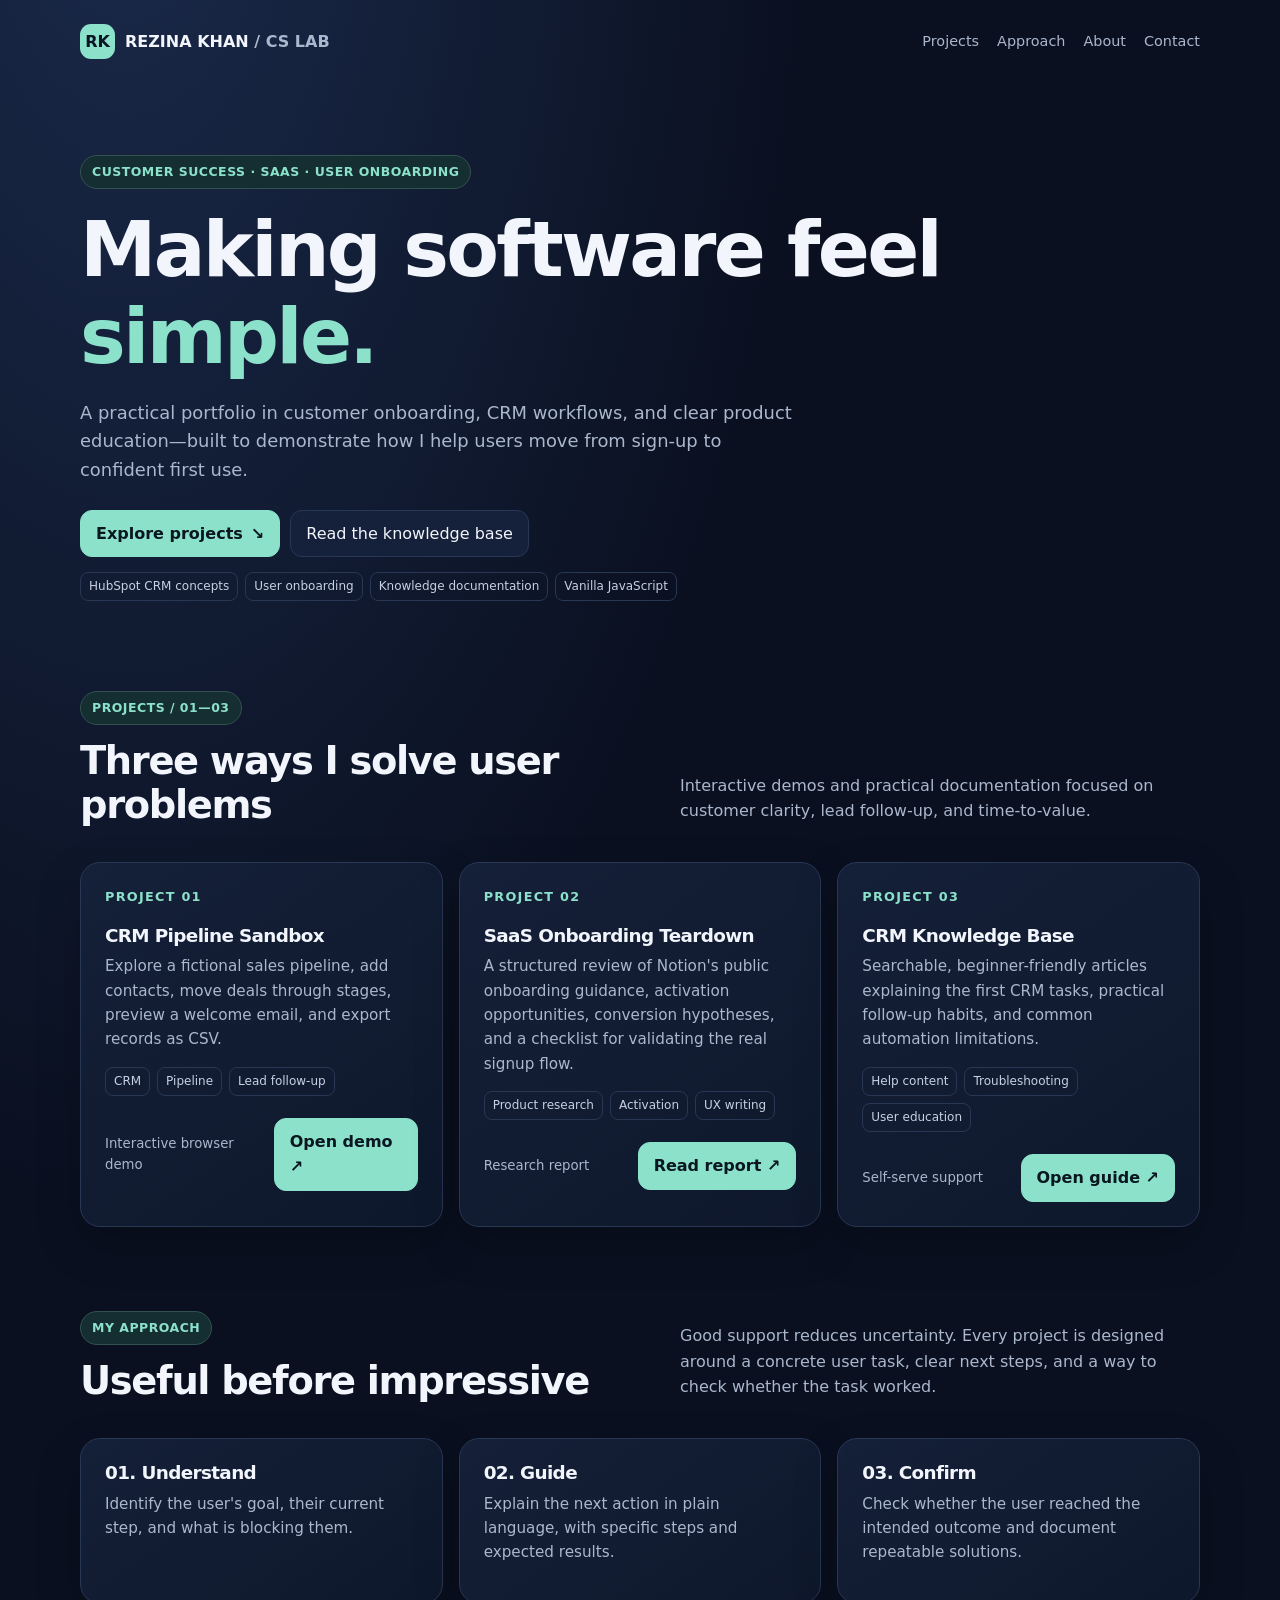
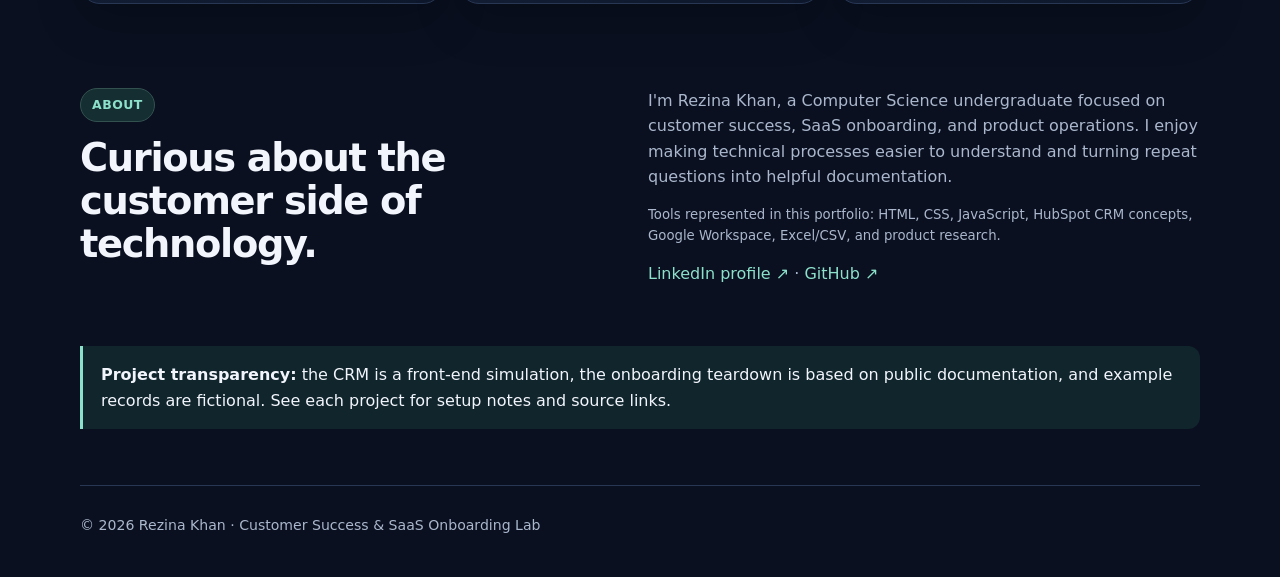
<file: index.html>
<!doctype html>
<html lang="en">
<head><meta charset="utf-8"><meta name="viewport" content="width=device-width,initial-scale=1"><meta name="description" content="Customer success, CRM onboarding, and SaaS product education portfolio by Rezina Khan."><title>Customer Success Lab — Rezina Khan</title><link rel="stylesheet" href="styles.css"></head>
<body><header class="container topbar"><a class="logo" href="index.html"><span class="logo-mark">RK</span><span>REZINA KHAN <span class="muted">/ CS LAB</span></span></a><nav class="navlinks"><a href="#projects">Projects</a><a href="#approach">Approach</a><a href="#about">About</a><a href="#about">Contact</a></nav></header>
<main class="container"><section class="hero"><span class="eyebrow">CUSTOMER SUCCESS · SAAS · USER ONBOARDING</span><h1>Making software feel <span>simple.</span></h1><p>A practical portfolio in customer onboarding, CRM workflows, and clear product education—built to demonstrate how I help users move from sign-up to confident first use.</p><div class="hero-actions"><a class="button primary" href="#projects">Explore projects <span aria-hidden="true">↘</span></a><a class="button" href="projects/knowledge-base/index.html">Read the knowledge base</a></div><div class="chiprow"><span class="chip">HubSpot CRM concepts</span><span class="chip">User onboarding</span><span class="chip">Knowledge documentation</span><span class="chip">Vanilla JavaScript</span></div></section>
<section class="section" id="projects"><div class="section-head"><div><span class="eyebrow">PROJECTS / 01—03</span><h2 style="margin-top:14px">Three ways I solve user problems</h2></div><p>Interactive demos and practical documentation focused on customer clarity, lead follow-up, and time-to-value.</p></div><div class="grid3">
<article class="card"><div class="num">PROJECT 01</div><h3 style="margin-top:18px">CRM Pipeline Sandbox</h3><p>Explore a fictional sales pipeline, add contacts, move deals through stages, preview a welcome email, and export records as CSV.</p><div class="chiprow"><span class="chip">CRM</span><span class="chip">Pipeline</span><span class="chip">Lead follow-up</span></div><div class="card-foot"><span class="small muted">Interactive browser demo</span><a class="button primary" href="projects/crm-sandbox/index.html">Open demo ↗</a></div></article>
<article class="card"><div class="num">PROJECT 02</div><h3 style="margin-top:18px">SaaS Onboarding Teardown</h3><p>A structured review of Notion's public onboarding guidance, activation opportunities, conversion hypotheses, and a checklist for validating the real signup flow.</p><div class="chiprow"><span class="chip">Product research</span><span class="chip">Activation</span><span class="chip">UX writing</span></div><div class="card-foot"><span class="small muted">Research report</span><a class="button primary" href="projects/onboarding-teardown/index.html">Read report ↗</a></div></article>
<article class="card"><div class="num">PROJECT 03</div><h3 style="margin-top:18px">CRM Knowledge Base</h3><p>Searchable, beginner-friendly articles explaining the first CRM tasks, practical follow-up habits, and common automation limitations.</p><div class="chiprow"><span class="chip">Help content</span><span class="chip">Troubleshooting</span><span class="chip">User education</span></div><div class="card-foot"><span class="small muted">Self-serve support</span><a class="button primary" href="projects/knowledge-base/index.html">Open guide ↗</a></div></article>
</div></section>
<section class="section" id="approach"><div class="section-head"><div><span class="eyebrow">MY APPROACH</span><h2 style="margin-top:14px">Useful before impressive</h2></div><p>Good support reduces uncertainty. Every project is designed around a concrete user task, clear next steps, and a way to check whether the task worked.</p></div><div class="grid3"><div class="card"><h3>01. Understand</h3><p>Identify the user's goal, their current step, and what is blocking them.</p></div><div class="card"><h3>02. Guide</h3><p>Explain the next action in plain language, with specific steps and expected results.</p></div><div class="card"><h3>03. Confirm</h3><p>Check whether the user reached the intended outcome and document repeatable solutions.</p></div></div></section>
<section class="section" id="about"><div class="grid2"><div><span class="eyebrow">ABOUT</span><h2 style="margin-top:14px">Curious about the customer side of technology.</h2></div><div><p>I'm Rezina Khan, a Computer Science undergraduate focused on customer success, SaaS onboarding, and product operations. I enjoy making technical processes easier to understand and turning repeat questions into helpful documentation.</p><p class="small">Tools represented in this portfolio: HTML, CSS, JavaScript, HubSpot CRM concepts, Google Workspace, Excel/CSV, and product research.</p><a href="https://linkedin.com/in/rezinakhan" target="_blank" rel="noreferrer">LinkedIn profile ↗</a><span class="muted"> · </span><a href="https://github.com/rezinak2003-afk" target="_blank" rel="noreferrer">GitHub ↗</a></div></div></section>
<div class="callout"><strong>Project transparency:</strong> the CRM is a front-end simulation, the onboarding teardown is based on public documentation, and example records are fictional. See each project for setup notes and source links.</div>
</main><footer class="container footer">© <span id="year"></span> Rezina Khan · Customer Success & SaaS Onboarding Lab</footer><script>document.getElementById('year').textContent=new Date().getFullYear()</script></body></html>
</file>
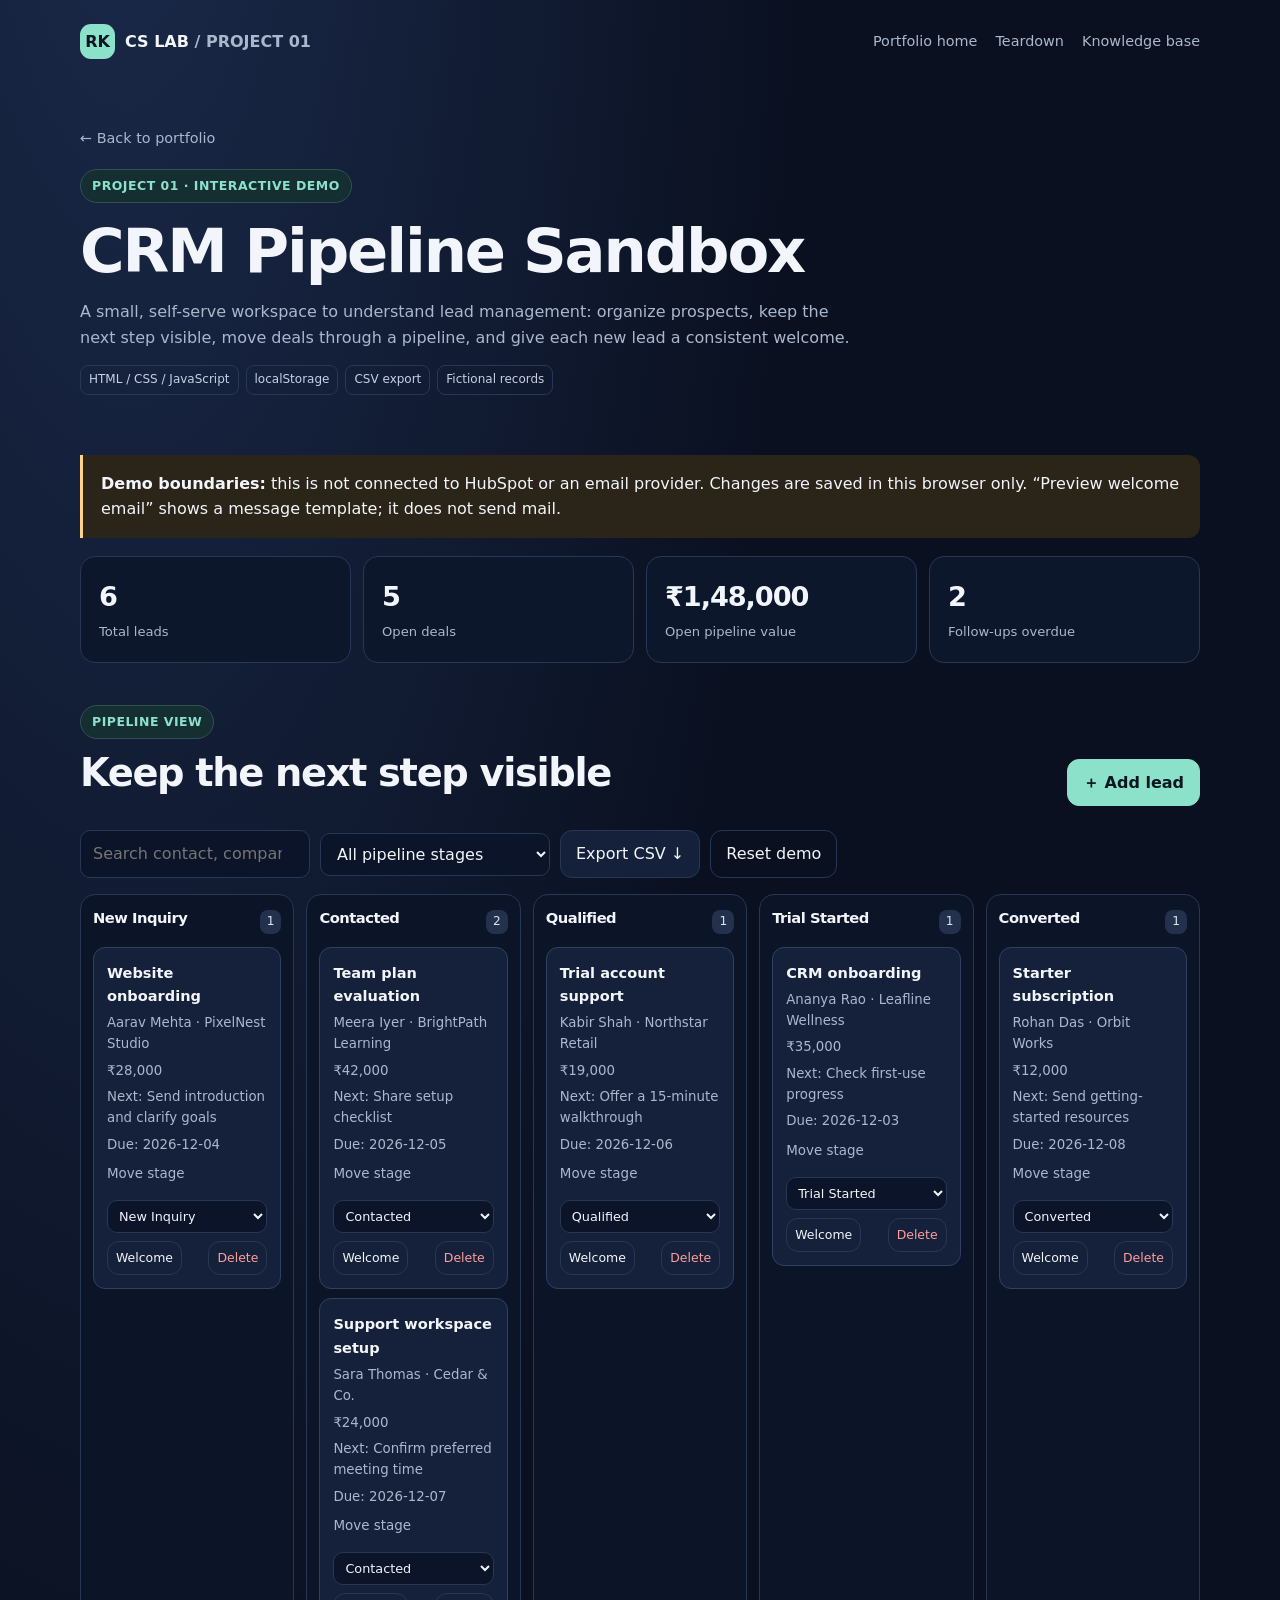
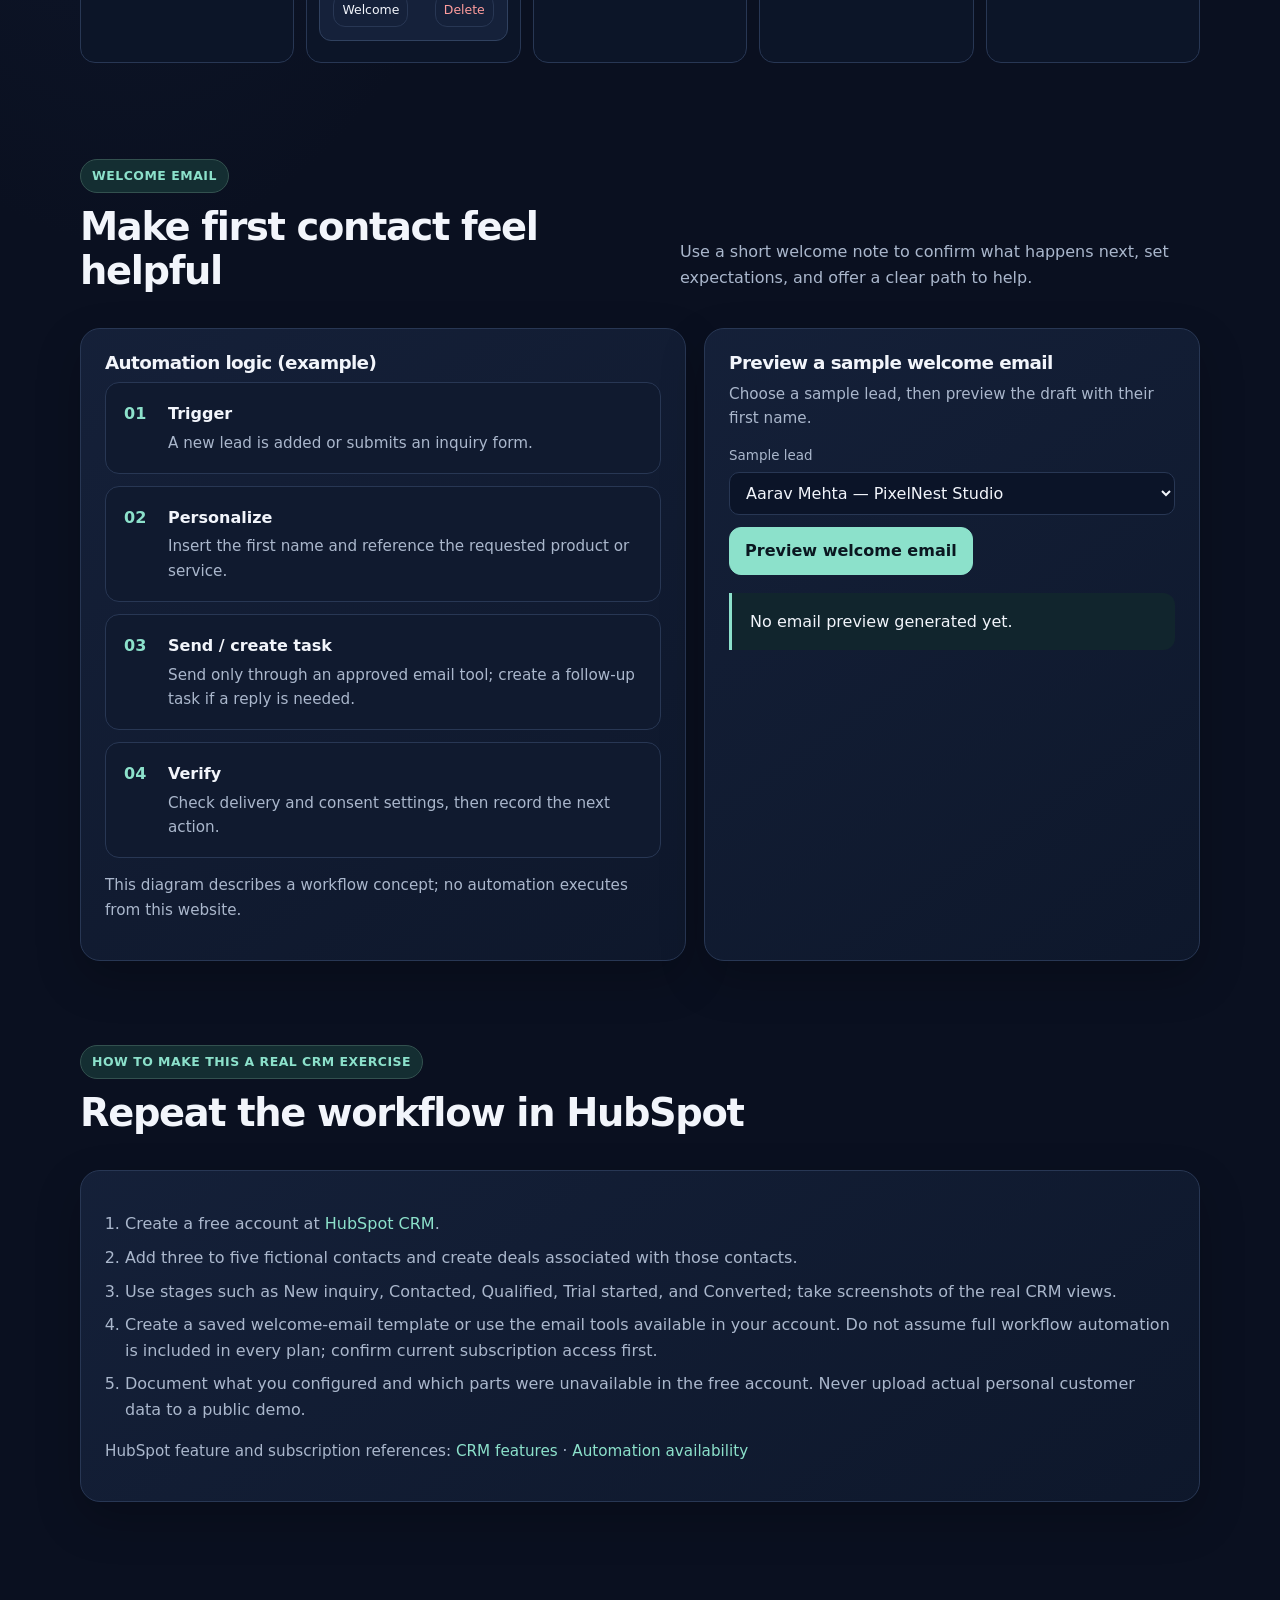
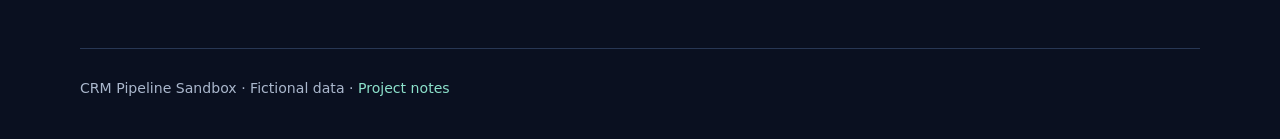
<file: projects/crm-sandbox/index.html>
<!doctype html><html lang="en"><head><meta charset="utf-8"><meta name="viewport" content="width=device-width,initial-scale=1"><meta name="description" content="An interactive fictional CRM pipeline and lead-management demo."><title>CRM Pipeline Sandbox</title><link rel="stylesheet" href="../../styles.css"><script defer src="app.js"></script></head><body>
<header class="container topbar"><a class="logo" href="../../index.html"><span class="logo-mark">RK</span><span>CS LAB <span class="muted">/ PROJECT 01</span></span></a><nav class="navlinks"><a href="../../index.html">Portfolio home</a><a href="../onboarding-teardown/index.html">Teardown</a><a href="../knowledge-base/index.html">Knowledge base</a></nav></header>
<main class="container"><section class="page-hero"><a class="backlink" href="../../index.html">← Back to portfolio</a><div style="margin-top:18px"><span class="eyebrow">PROJECT 01 · INTERACTIVE DEMO</span></div><h1>CRM Pipeline Sandbox</h1><p style="max-width:780px">A small, self-serve workspace to understand lead management: organize prospects, keep the next step visible, move deals through a pipeline, and give each new lead a consistent welcome.</p><div class="chiprow"><span class="chip">HTML / CSS / JavaScript</span><span class="chip">localStorage</span><span class="chip">CSV export</span><span class="chip">Fictional records</span></div></section>
<section class="content"><div class="callout warning"><strong>Demo boundaries:</strong> this is not connected to HubSpot or an email provider. Changes are saved in this browser only. “Preview welcome email” shows a message template; it does not send mail.</div>
<div class="metrics" id="metrics"><div class="metric"><strong>—</strong><span>Total leads</span></div><div class="metric"><strong>—</strong><span>Open deals</span></div><div class="metric"><strong>—</strong><span>Pipeline value</span></div><div class="metric"><strong>—</strong><span>Next actions overdue</span></div></div>
<section class="section"><div class="section-head"><div><span class="eyebrow">PIPELINE VIEW</span><h2 style="margin-top:12px">Keep the next step visible</h2></div><button class="primary" id="addLeadBtn">＋ Add lead</button></div><div class="toolbar" style="margin-bottom:16px"><div class="grow"><input id="search" type="search" placeholder="Search contact, company or email…" aria-label="Search leads"></div><select id="stageFilter" aria-label="Filter by stage"><option value="all">All pipeline stages</option><option>New Inquiry</option><option>Contacted</option><option>Qualified</option><option>Trial Started</option><option>Converted</option></select><button id="exportBtn">Export CSV ↓</button><button class="ghost" id="resetBtn" title="Restore fictional sample records">Reset demo</button></div><div class="board" id="board" aria-live="polite"></div></section>
<section class="section"><div class="section-head"><div><span class="eyebrow">WELCOME EMAIL</span><h2 style="margin-top:12px">Make first contact feel helpful</h2></div><p>Use a short welcome note to confirm what happens next, set expectations, and offer a clear path to help.</p></div><div class="two-col"><div class="card"><h3>Automation logic (example)</h3><div class="steps"><div class="step"><strong>Trigger</strong><p>A new lead is added or submits an inquiry form.</p></div><div class="step"><strong>Personalize</strong><p>Insert the first name and reference the requested product or service.</p></div><div class="step"><strong>Send / create task</strong><p>Send only through an approved email tool; create a follow-up task if a reply is needed.</p></div><div class="step"><strong>Verify</strong><p>Check delivery and consent settings, then record the next action.</p></div></div><p class="small" style="margin-top:15px">This diagram describes a workflow concept; no automation executes from this website.</p></div><div class="card"><h3>Preview a sample welcome email</h3><p>Choose a sample lead, then preview the draft with their first name.</p><label for="emailLead">Sample lead</label><select id="emailLead"></select><div style="margin-top:12px"><button class="primary" id="previewEmailBtn">Preview welcome email</button></div><div class="callout" id="emailStatus" aria-live="polite">No email preview generated yet.</div><div class="email-preview" id="emailPreview" hidden><strong id="emailSubject"></strong><hr style="border:0;border-top:1px solid #d6deea;margin:14px 0"><div id="emailBody"></div></div></div></div></section>
<section class="section"><div class="section-head"><div><span class="eyebrow">HOW TO MAKE THIS A REAL CRM EXERCISE</span><h2 style="margin-top:12px">Repeat the workflow in HubSpot</h2></div></div><div class="card"><ol class="source-list"><li>Create a free account at <a href="https://www.hubspot.com/products/crm" target="_blank" rel="noreferrer">HubSpot CRM</a>.</li><li>Add three to five fictional contacts and create deals associated with those contacts.</li><li>Use stages such as New inquiry, Contacted, Qualified, Trial started, and Converted; take screenshots of the real CRM views.</li><li>Create a saved welcome-email template or use the email tools available in your account. Do not assume full workflow automation is included in every plan; confirm current subscription access first.</li><li>Document what you configured and which parts were unavailable in the free account. Never upload actual personal customer data to a public demo.</li></ol><p class="small">HubSpot feature and subscription references: <a href="https://www.hubspot.com/products/crm" target="_blank" rel="noreferrer">CRM features</a> · <a href="https://knowledge.hubspot.com/get-started/automate-your-processes" target="_blank" rel="noreferrer">Automation availability</a></p></div></section>
</section></main><footer class="container footer">CRM Pipeline Sandbox · Fictional data · <a href="../../README.md">Project notes</a></footer><div class="toast" id="toast" role="status" aria-live="polite"></div>
<div class="modal-backdrop" id="modalBackdrop" role="dialog" aria-modal="true" aria-labelledby="modalTitle"><div class="modal"><div class="modal-head"><h2 id="modalTitle">Add a lead</h2><button class="ghost" id="closeModalBtn" aria-label="Close dialog">✕</button></div><form id="leadForm"><div class="form-grid"><div class="form-field"><label for="firstName">First name *</label><input id="firstName" required maxlength="60"></div><div class="form-field"><label for="lastName">Last name *</label><input id="lastName" required maxlength="60"></div><div class="form-field"><label for="company">Company *</label><input id="company" required maxlength="80"></div><div class="form-field"><label for="email">Email *</label><input id="email" required type="email" placeholder="name@example.test"></div><div class="form-field"><label for="dealName">Deal / goal *</label><input id="dealName" required maxlength="100" placeholder="e.g. Starter plan"></div><div class="form-field"><label for="amount">Estimated deal value (₹)</label><input id="amount" type="number" min="0" max="100000000" value="15000"></div><div class="form-field"><label for="stage">Stage</label><select id="stage"><option>New Inquiry</option><option>Contacted</option><option>Qualified</option><option>Trial Started</option><option>Converted</option></select></div><div class="form-field"><label for="nextAction">Next action</label><input id="nextAction" maxlength="120" value="Send a helpful introduction"></div><div class="form-field full"><label for="dueDate">Follow-up date</label><input id="dueDate" type="date"></div></div><div style="display:flex;gap:10px;justify-content:flex-end;margin-top:20px"><button type="button" id="cancelBtn">Cancel</button><button class="primary" type="submit">Save lead</button></div></form></div></div>
</body></html>
</file>
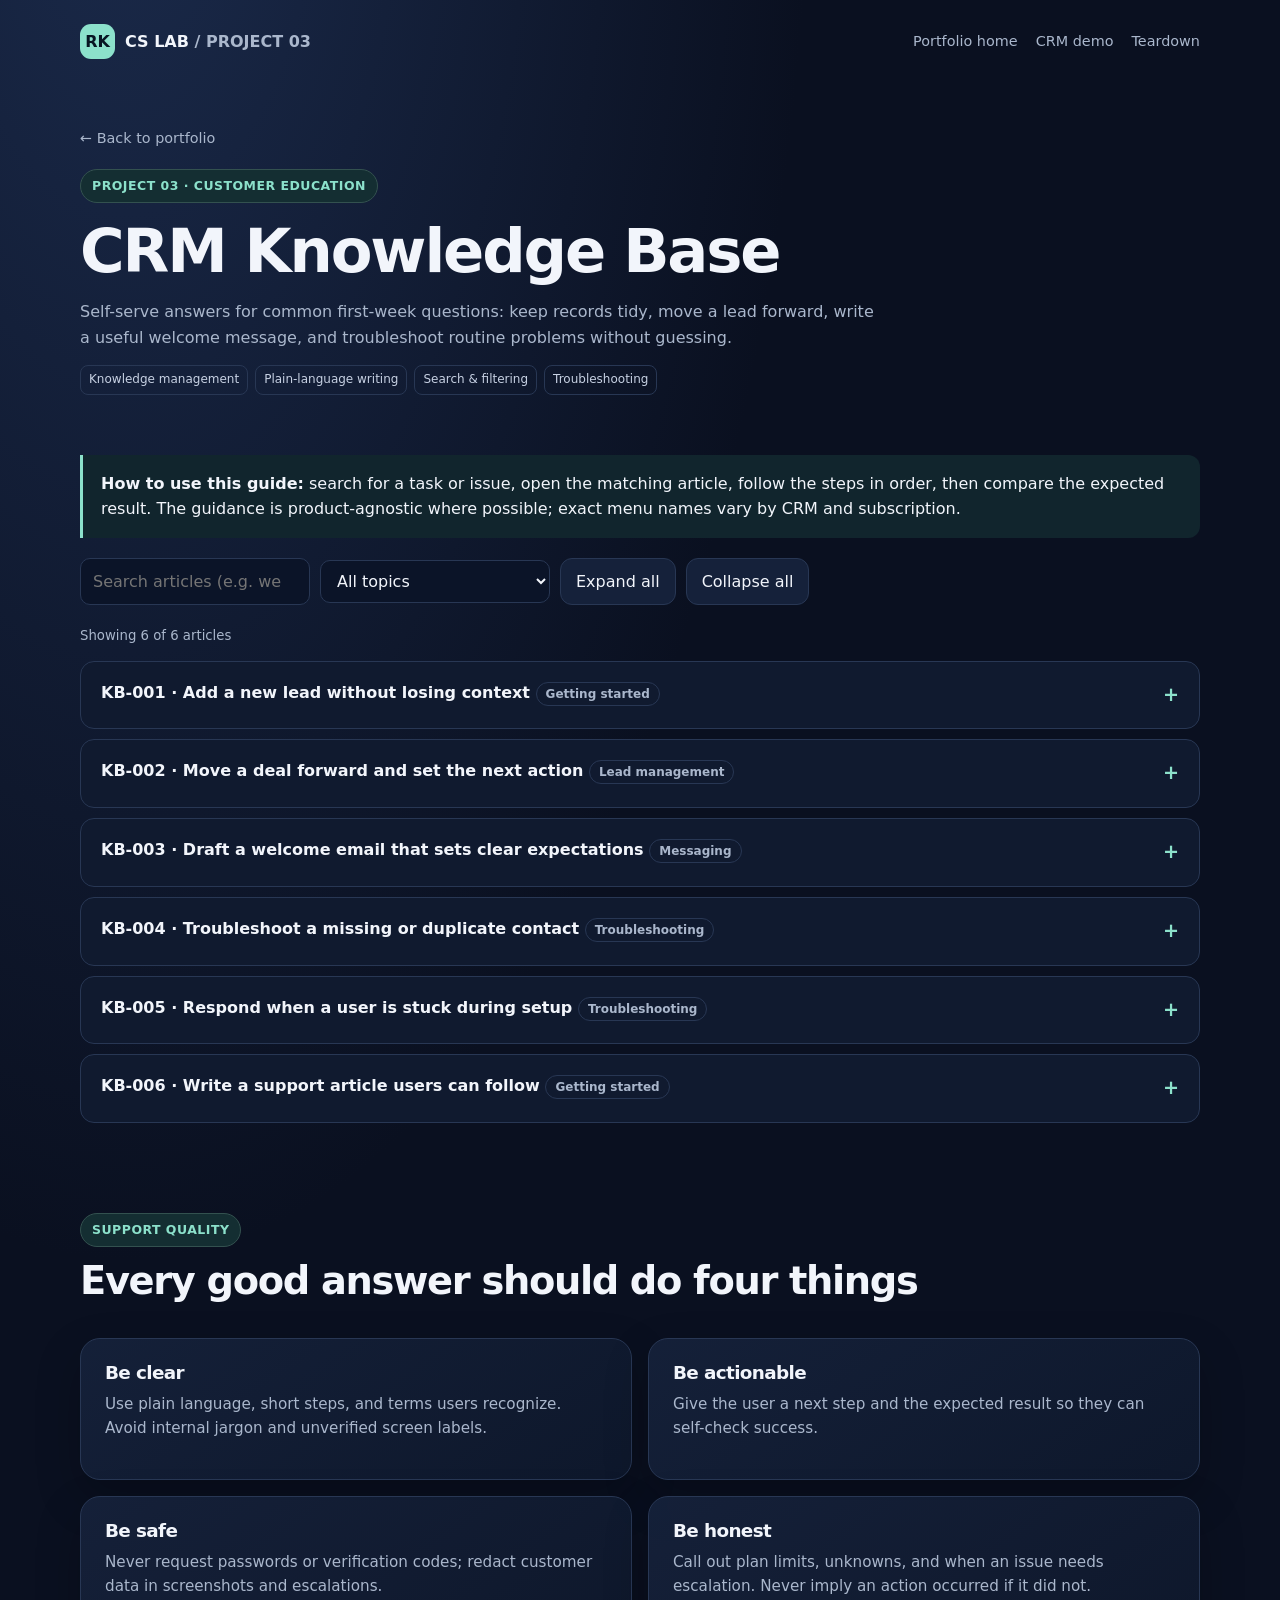
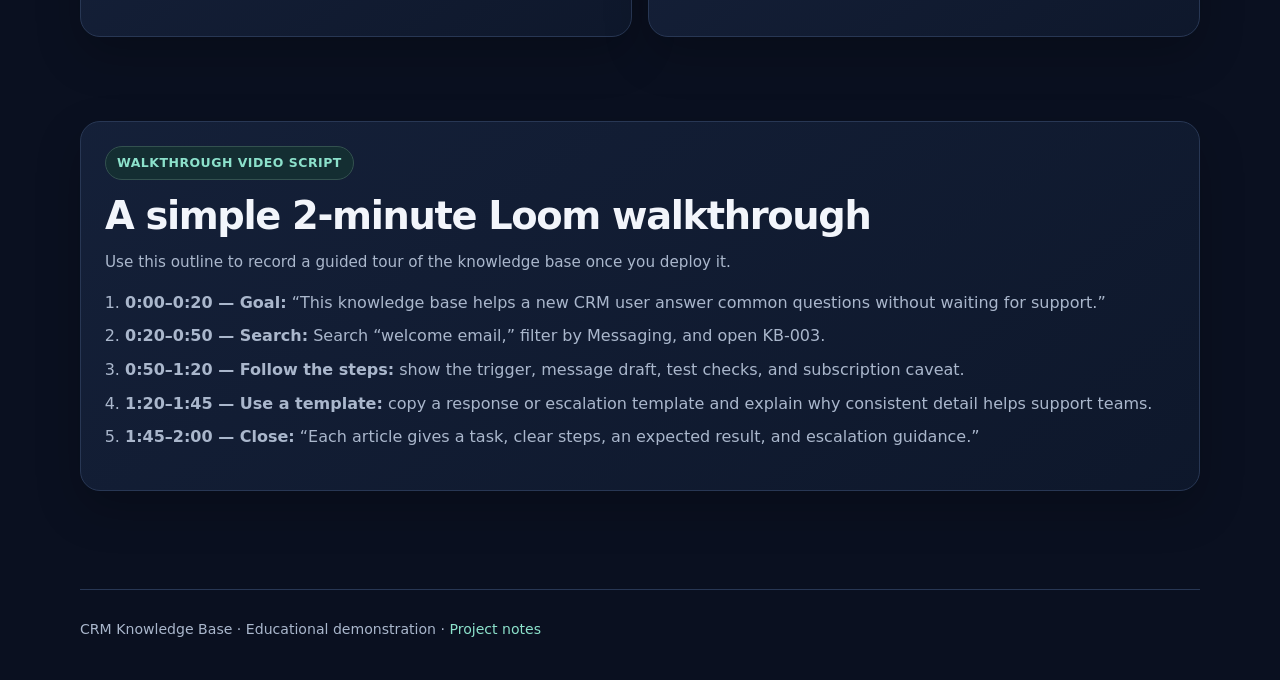
<file: projects/knowledge-base/index.html>
<!doctype html><html lang="en"><head><meta charset="utf-8"><meta name="viewport" content="width=device-width,initial-scale=1"><meta name="description" content="Searchable beginner-friendly CRM onboarding and troubleshooting knowledge base."><title>CRM Knowledge Base</title><link rel="stylesheet" href="../../styles.css"><script defer src="app.js"></script></head><body>
<header class="container topbar"><a class="logo" href="../../index.html"><span class="logo-mark">RK</span><span>CS LAB <span class="muted">/ PROJECT 03</span></span></a><nav class="navlinks"><a href="../../index.html">Portfolio home</a><a href="../crm-sandbox/index.html">CRM demo</a><a href="../onboarding-teardown/index.html">Teardown</a></nav></header>
<main class="container"><section class="page-hero"><a class="backlink" href="../../index.html">← Back to portfolio</a><div style="margin-top:18px"><span class="eyebrow">PROJECT 03 · CUSTOMER EDUCATION</span></div><h1>CRM Knowledge Base</h1><p style="max-width:800px">Self-serve answers for common first-week questions: keep records tidy, move a lead forward, write a useful welcome message, and troubleshoot routine problems without guessing.</p><div class="chiprow"><span class="chip">Knowledge management</span><span class="chip">Plain-language writing</span><span class="chip">Search & filtering</span><span class="chip">Troubleshooting</span></div></section>
<section class="content"><div class="callout"><strong>How to use this guide:</strong> search for a task or issue, open the matching article, follow the steps in order, then compare the expected result. The guidance is product-agnostic where possible; exact menu names vary by CRM and subscription.</div><div class="toolbar" style="margin:20px 0"><div class="grow"><input id="articleSearch" type="search" placeholder="Search articles (e.g. welcome email, duplicate)…" aria-label="Search knowledge-base articles"></div><select id="categoryFilter" aria-label="Filter knowledge-base category"><option value="all">All topics</option><option value="Getting started">Getting started</option><option value="Lead management">Lead management</option><option value="Messaging">Messaging</option><option value="Troubleshooting">Troubleshooting</option></select><button id="expandAll">Expand all</button><button id="collapseAll">Collapse all</button></div><p id="resultCount" class="small muted" aria-live="polite"></p><div id="articles" class="article-list">
<details class="article" data-category="Getting started" data-keywords="new lead create contact record onboarding first name last name email company setup"><summary><span>KB-001 · Add a new lead without losing context <span class="pill">Getting started</span></span></summary><div class="article-body"><p><b>Use this when:</b> a new person asks for information, starts a trial, or requests a callback.</p><p><b>Before you begin:</b> check whether the person already exists. Use fictional data only in practice accounts.</p><ol><li>Open the CRM's Contacts area and choose the option to create a contact.</li><li>Enter the minimum useful details: name, work email, company, source, and the reason they contacted you.</li><li>Search for the email address before saving if you suspect a duplicate.</li><li>Record the customer's goal in a note or approved field using neutral, factual language.</li><li>Create or associate a deal only when there is a genuine sales opportunity; do not invent deal values.</li><li>Set a next action and due date so the record tells the next teammate what should happen.</li></ol><p><b>Expected result:</b> one accurate contact record with context and a clear next step.</p><p><b>Quality check:</b> can a teammate understand why the person reached out without asking you to repeat the conversation?</p><p class="small">Reference: <a href="https://www.hubspot.com/products/crm" target="_blank" rel="noreferrer">HubSpot CRM overview</a>.</p><button class="copy-template" data-copy="Contact created: [name] | Company: [company] | Goal: [goal] | Source: [source] | Next action: [action] by [date].">Copy record-note template</button></div></details>
<details class="article" data-category="Lead management" data-keywords="pipeline stage follow up next action qualified trial converted sales deal"><summary><span>KB-002 · Move a deal forward and set the next action <span class="pill">Lead management</span></span></summary><div class="article-body"><p><b>Use this when:</b> a lead has replied, completed a discovery step, or begun a trial.</p><ol><li>Open the deal record and check the most recent interaction.</li><li>Choose the stage that reflects what has actually happened—not what you hope will happen.</li><li>Add a short note with the last contact date, the user's stated goal, and any open question.</li><li>Create one specific next action: “Send setup checklist by Thursday” is clearer than “follow up”.</li><li>Assign an owner and due date according to your team's process.</li><li>After completing the action, log the result and update the next step or stage.</li></ol><p><b>Expected result:</b> the pipeline reflects reality and every active deal has a meaningful next action.</p><div class="callout"><b>Stage discipline:</b> define entry criteria for each stage. For example, mark “Trial started” only after a trial actually begins; mark “Converted” only when the agreed conversion event has occurred.</div><p class="small">Reference: <a href="https://academy.hubspot.com/lessons/designing-your-sales-process-in-hubspot-crm" target="_blank" rel="noreferrer">HubSpot Academy — designing a sales process</a>.</p><button class="copy-template" data-copy="Latest update: [date]. Customer goal: [goal]. Stage changed from [old stage] to [new stage] because [evidence]. Next action: [specific action] by [date]. Owner: [name].">Copy follow-up note template</button></div></details>
<details class="article" data-category="Messaging" data-keywords="welcome email automated message template new user trial email trigger personalize consent workflow subscription"><summary><span>KB-003 · Draft a welcome email that sets clear expectations <span class="pill">Messaging</span></span></summary><div class="article-body"><p><b>Use this when:</b> a new lead or trial user should receive a clear next step after an inquiry or signup.</p><ol><li><b>Confirm the trigger.</b> Decide whether the message follows an inquiry, trial signup, meeting booking, or another explicit event.</li><li><b>Set a single purpose.</b> Tell the user what happens next; avoid stuffing the welcome email with every feature.</li><li><b>Personalize accurately.</b> Use a first name and relevant product context only when those fields are available and correct.</li><li><b>Make help easy to find.</b> Include one clear reply path or support link, plus an accurate expectation for response time.</li><li><b>Test before enabling.</b> Preview desktop and mobile layouts, test missing-name cases, verify links, and confirm the correct audience and consent settings.</li><li><b>Check permissions and plan limits.</b> Automation features vary by platform, tool, and subscription. If automated sends are not available, save the copy as a template and follow the approved manual process.</li><li><b>Measure the result.</b> Track delivery, replies, activation, or the next meaningful action—whichever fits the message's purpose.</li></ol><p><b>Example subject:</b> Welcome, [First name] — here's your next step</p><p><b>Example message:</b> “Hi [First name], thanks for reaching out about [goal]. Your next step is [action]. You can reply to this email with questions, and our team will help you get started.”</p><div class="callout warning"><b>Important:</b> this portfolio demo does not send email. HubSpot's official documentation notes that full workflow automation is subscription-dependent; verify the current capabilities in your account before promising automatic delivery.</div><p class="small">References: <a href="https://knowledge.hubspot.com/get-started/automate-your-processes" target="_blank" rel="noreferrer">HubSpot automation availability</a> · <a href="https://www.hubspot.com/products/workflow-automation-guide" target="_blank" rel="noreferrer">Workflow automation overview</a>.</p><button class="copy-template" data-copy="Subject: Welcome, [First name] — here's your next step\n\nHi [First name],\n\nThanks for reaching out about [goal]. Your next step is [action]. You can reply to this email with any questions, and our team will help you get started.\n\nBest,\n[Team name]">Copy welcome-email template</button></div></details>
<details class="article" data-category="Troubleshooting" data-keywords="duplicate contact wrong email record missing cannot find crm search refresh"><summary><span>KB-004 · Troubleshoot a missing or duplicate contact <span class="pill">Troubleshooting</span></span></summary><div class="article-body"><p><b>Symptom:</b> you cannot find a contact or suspect that two records represent the same person.</p><ol><li>Search by the exact email address, then try name and company. Remove accidental leading/trailing spaces from the query.</li><li>Check saved filters, views, ownership filters, and archive/deletion areas if your CRM provides them.</li><li>Compare the fields that identify the person before merging anything; a shared name alone is not sufficient proof.</li><li>If records are duplicates, follow your team's merge procedure and preserve useful notes/activity history.</li><li>If the record still cannot be found, confirm whether the form/import actually completed and check for an error or permission restriction.</li><li>Escalate with the exact time, record identifier (if available), steps attempted, and screenshot with personal information redacted.</li></ol><p><b>Expected result:</b> one source of truth or a clear, actionable escalation—not a speculative second record.</p><button class="copy-template" data-copy="Issue: [missing/duplicate contact]. Search terms checked: [email/name/company]. Filters checked: [filters]. Import/form status: [status]. Time observed: [date/time/timezone]. Record ID: [if available]. Steps attempted: [steps]. Sensitive data redacted: yes/no.">Copy escalation template</button></div></details>
<details class="article" data-category="Troubleshooting" data-keywords="user stuck onboarding login browser cache password permissions error support response"><summary><span>KB-005 · Respond when a user is stuck during setup <span class="pill">Troubleshooting</span></span></summary><div class="article-body"><p><b>Use this when:</b> a customer says they are stuck, sees an error, or cannot complete an onboarding step.</p><ol><li>Acknowledge the specific obstacle without blaming the user: “I can help you work through the setup step.”</li><li>Ask one targeted question: “What do you see immediately after you select Save?”</li><li>Confirm the expected outcome and the last completed step.</li><li>Suggest one safe diagnostic action at a time. Do not ask for passwords, authentication codes, or payment details.</li><li>If the issue persists, record the product area, browser/device, time, error text, and steps to reproduce; redact personal or confidential data.</li><li>Explain the next step and give a realistic update expectation according to the team's support policy.</li></ol><p><b>Example response:</b> “Thanks for explaining where you're stuck. Let's check the step just before the error. After you select Save, what message appears? Please don't share your password or verification code. If it still fails, I'll record the error details and pass them to the right team.”</p><button class="copy-template" data-copy="Thanks for explaining where you're stuck. Let's check the step just before the error. After you select [button/action], what message appears? Please don't share your password or verification code. If it still fails, I'll record the error details and pass them to the right team.">Copy support response</button></div></details>
<details class="article" data-category="Getting started" data-keywords="documentation article title purpose prerequisites steps expected result screenshots faq update knowledge base"><summary><span>KB-006 · Write a support article users can follow <span class="pill">Getting started</span></span></summary><div class="article-body"><p>A useful help article lets a reader recognize their issue, complete the task, and verify the result with minimal back-and-forth.</p><ol><li><b>Title the task.</b> Use a user-oriented phrase, such as “Add a new contact,” not an internal project name.</li><li><b>State the scenario.</b> Explain when the user should use the article.</li><li><b>List prerequisites.</b> Include required permissions, data, account access, and relevant plan limits.</li><li><b>Write numbered steps.</b> One action per step. Use the exact UI label only after verifying it in the current product.</li><li><b>Describe success.</b> Tell the reader what they should see after completing the task.</li><li><b>Add troubleshooting and escalation.</b> Cover the common failure path and what details to collect.</li><li><b>Own freshness.</b> Add an owner, last-verified date, and source links; review after product changes.</li></ol><p><b>Article template:</b> Purpose → Applies to → Before you begin → Steps → Expected result → Troubleshooting → Escalation → Sources / Last verified.</p><button class="copy-template" data-copy="# [Task-oriented title]\nPurpose: [when to use]\nApplies to: [product / plan]\nBefore you begin: [permissions and prerequisites]\nSteps:\n1. [action]\n2. [action]\n3. [action]\nExpected result: [what success looks like]\nTroubleshooting: [common issue and remedy]\nEscalation details: [what to collect]\nSource links: [links]\nOwner: [team/person] | Last verified: [date]">Copy article template</button></div></details>
</div><div id="noResults" class="card" hidden style="margin-top:10px;text-align:center"><h3>No matching articles</h3><p>Try a shorter search term or select “All topics.”</p></div></section>
<section class="section"><div class="section-head"><div><span class="eyebrow">SUPPORT QUALITY</span><h2 style="margin-top:12px">Every good answer should do four things</h2></div></div><div class="grid2"><div class="card"><h3>Be clear</h3><p>Use plain language, short steps, and terms users recognize. Avoid internal jargon and unverified screen labels.</p></div><div class="card"><h3>Be actionable</h3><p>Give the user a next step and the expected result so they can self-check success.</p></div><div class="card"><h3>Be safe</h3><p>Never request passwords or verification codes; redact customer data in screenshots and escalations.</p></div><div class="card"><h3>Be honest</h3><p>Call out plan limits, unknowns, and when an issue needs escalation. Never imply an action occurred if it did not.</p></div></div></section>
<section class="section"><div class="card"><span class="eyebrow">WALKTHROUGH VIDEO SCRIPT</span><h2 style="margin-top:14px">A simple 2-minute Loom walkthrough</h2><p>Use this outline to record a guided tour of the knowledge base once you deploy it.</p><ol class="source-list"><li><b>0:00–0:20 — Goal:</b> “This knowledge base helps a new CRM user answer common questions without waiting for support.”</li><li><b>0:20–0:50 — Search:</b> Search “welcome email,” filter by Messaging, and open KB-003.</li><li><b>0:50–1:20 — Follow the steps:</b> show the trigger, message draft, test checks, and subscription caveat.</li><li><b>1:20–1:45 — Use a template:</b> copy a response or escalation template and explain why consistent detail helps support teams.</li><li><b>1:45–2:00 — Close:</b> “Each article gives a task, clear steps, an expected result, and escalation guidance.”</li></ol></div></section>
</main><footer class="container footer">CRM Knowledge Base · Educational demonstration · <a href="../../README.md">Project notes</a></footer><div class="toast" id="toast" role="status" aria-live="polite"></div></body></html>
</file>
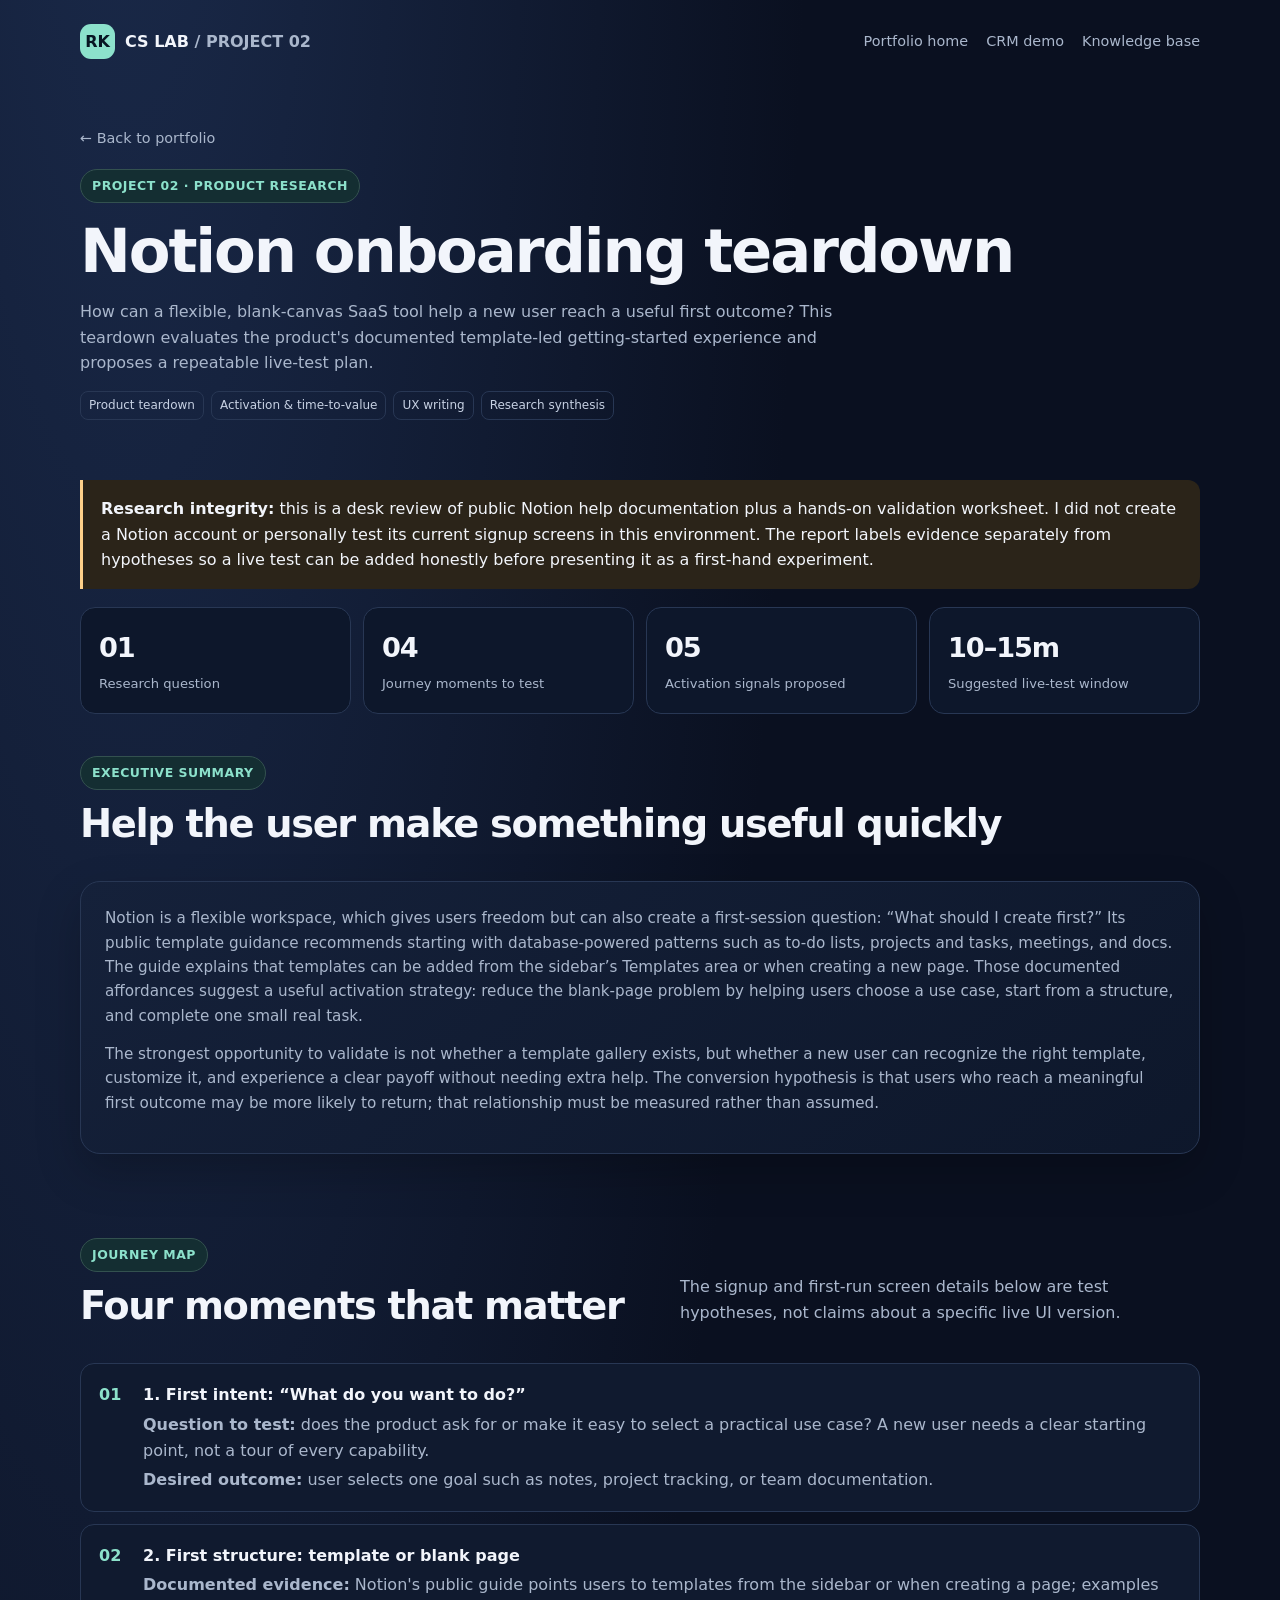
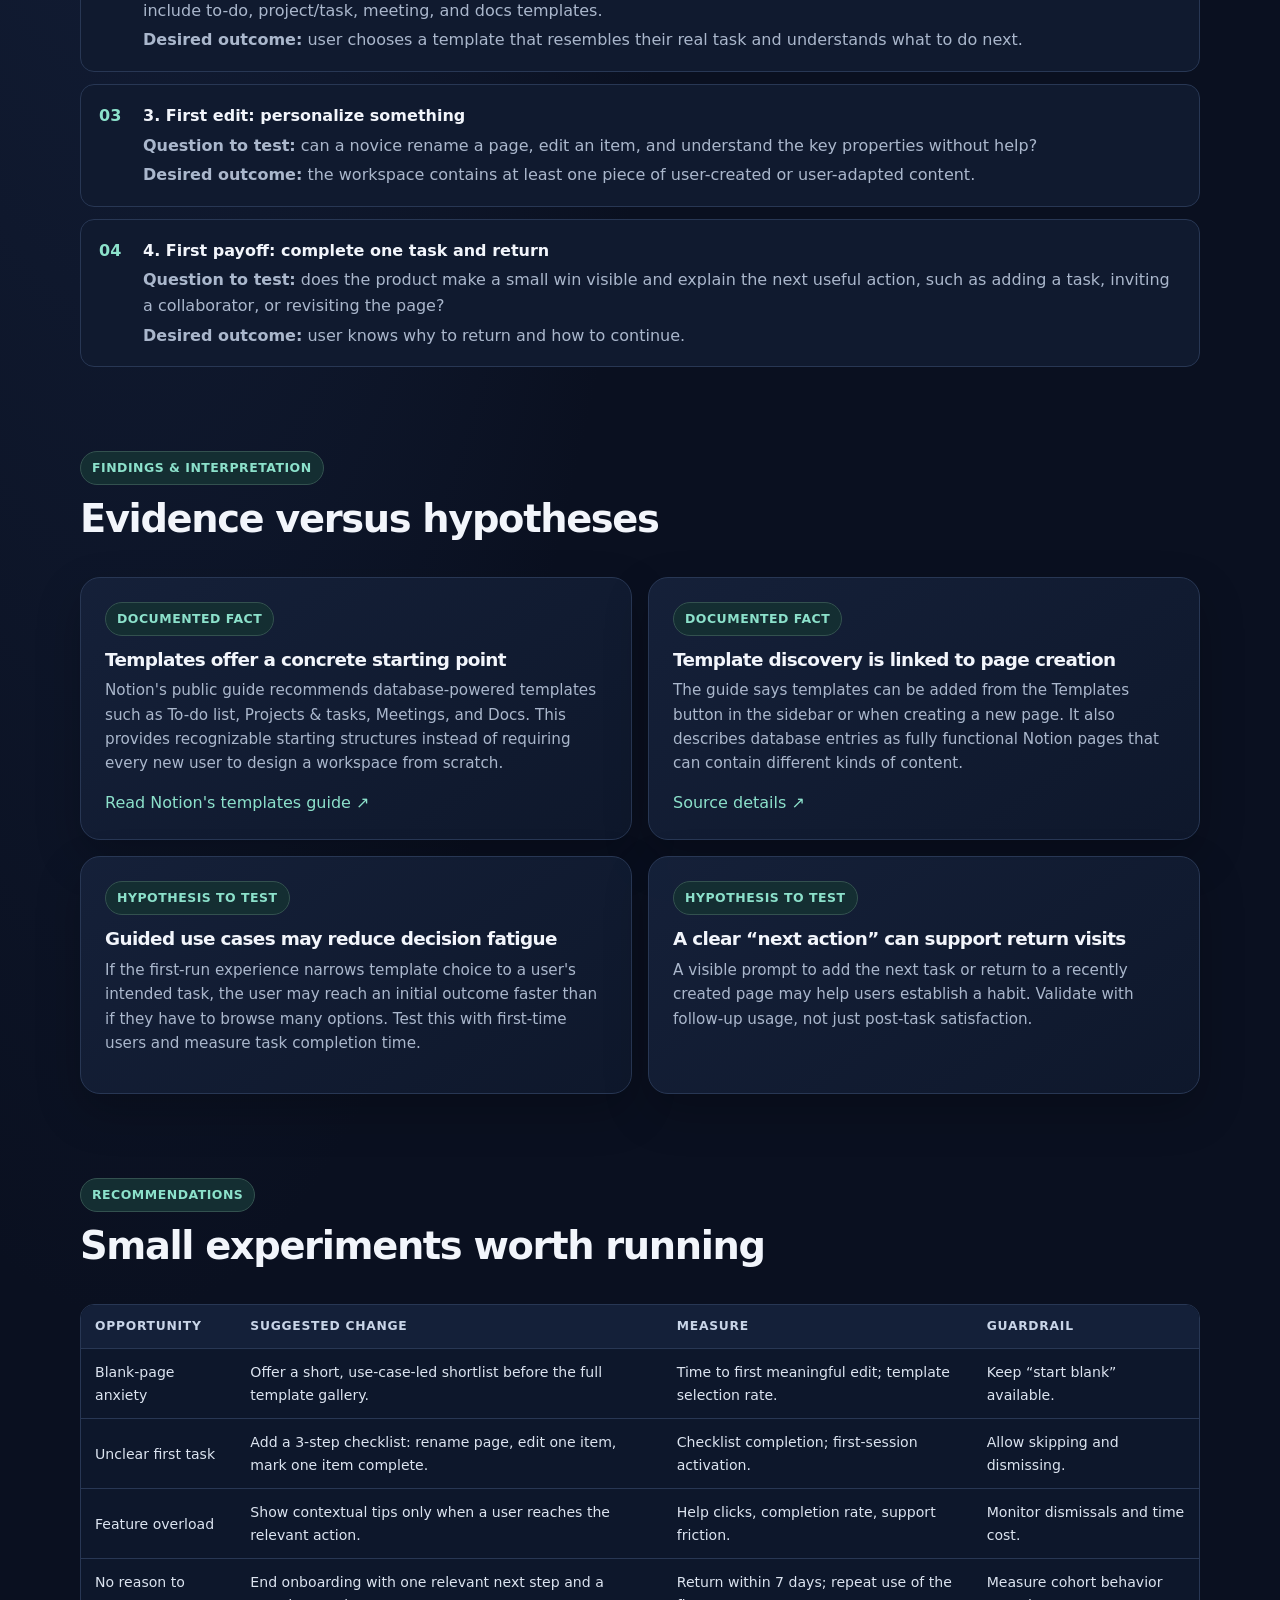
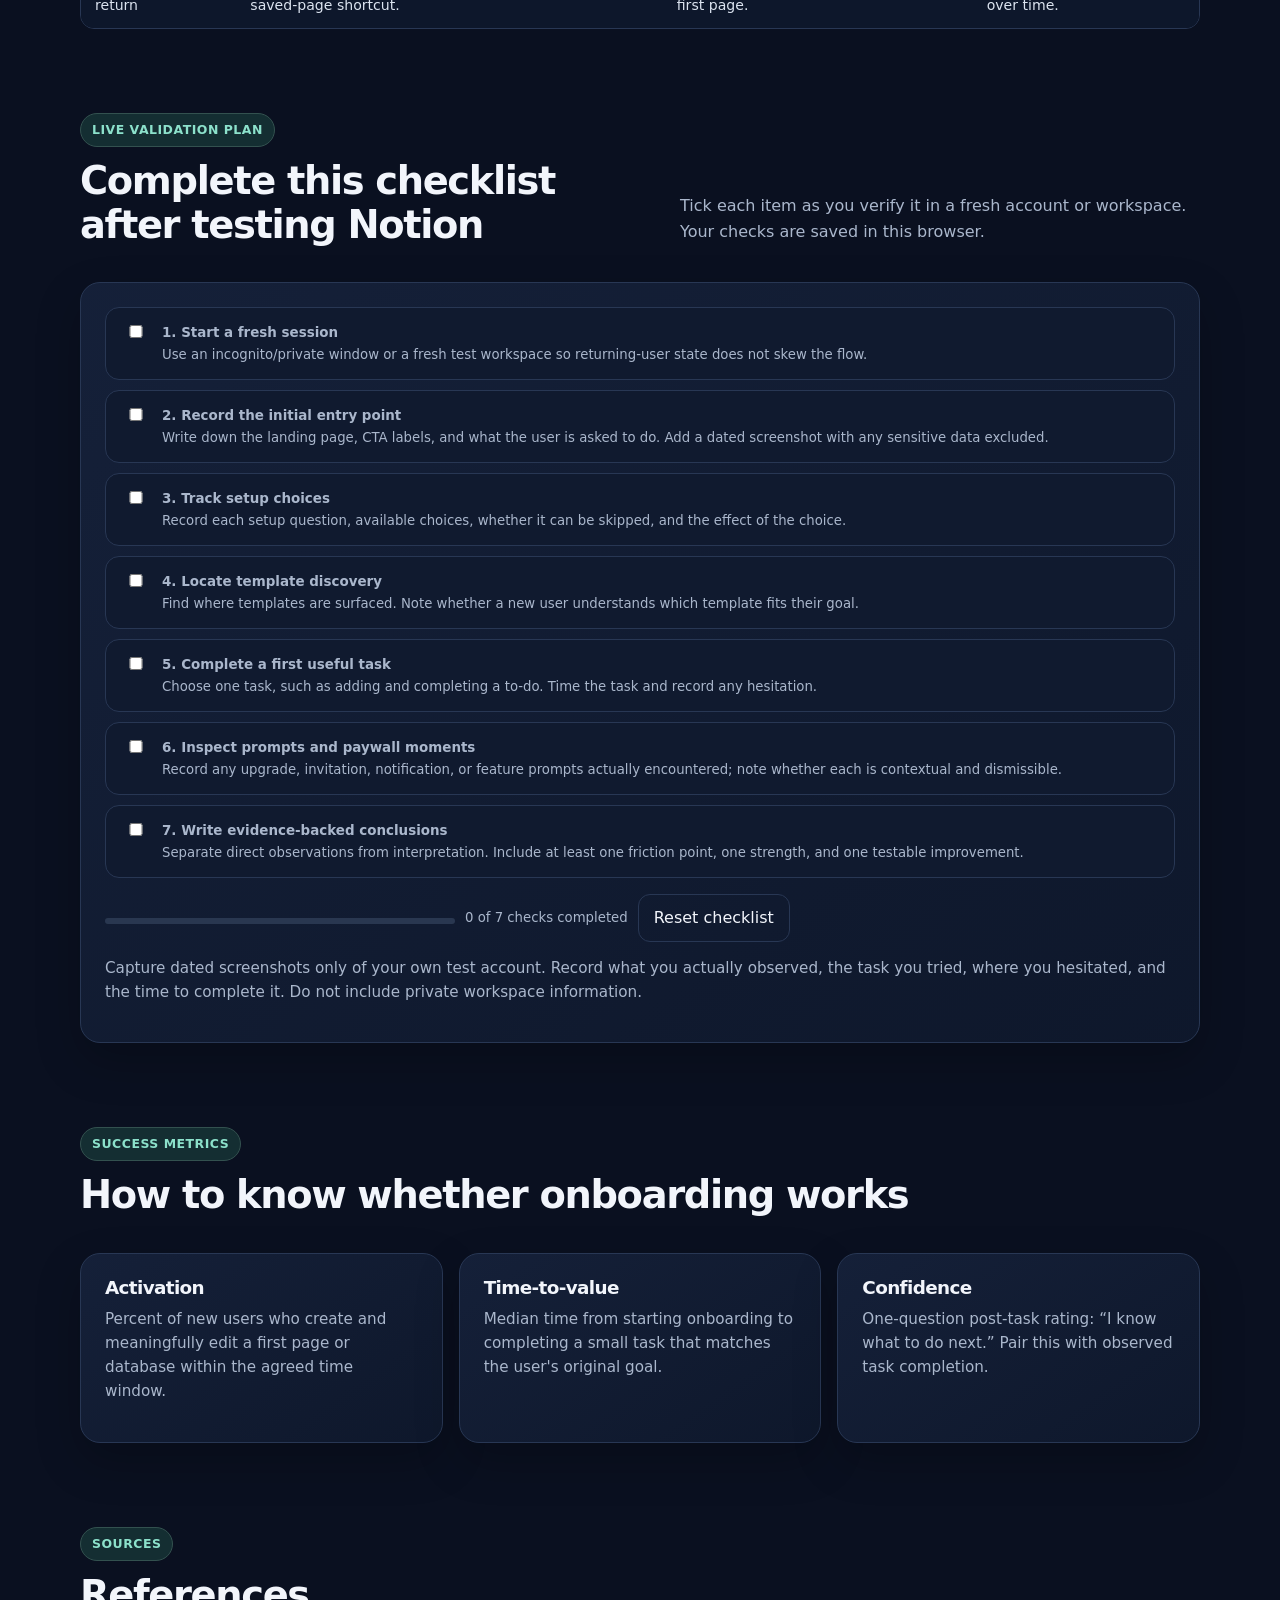
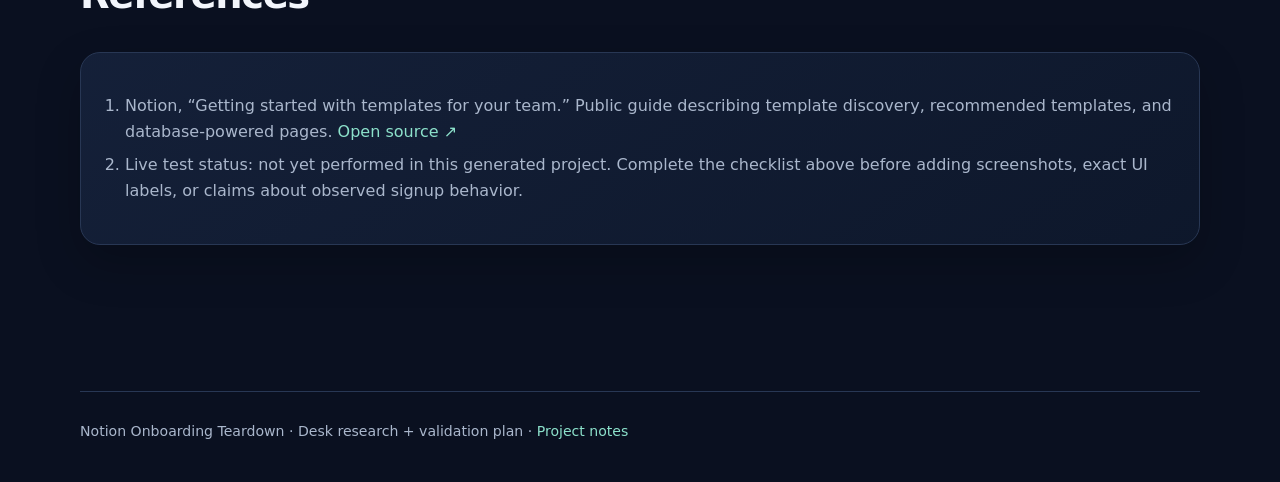
<file: projects/onboarding-teardown/index.html>
<!doctype html><html lang="en"><head><meta charset="utf-8"><meta name="viewport" content="width=device-width,initial-scale=1"><meta name="description" content="A SaaS onboarding teardown of Notion's public getting-started guidance."><title>Notion Onboarding Teardown</title><link rel="stylesheet" href="../../styles.css"><script defer src="app.js"></script></head><body>
<header class="container topbar"><a class="logo" href="../../index.html"><span class="logo-mark">RK</span><span>CS LAB <span class="muted">/ PROJECT 02</span></span></a><nav class="navlinks"><a href="../../index.html">Portfolio home</a><a href="../crm-sandbox/index.html">CRM demo</a><a href="../knowledge-base/index.html">Knowledge base</a></nav></header>
<main class="container"><section class="page-hero"><a class="backlink" href="../../index.html">← Back to portfolio</a><div style="margin-top:18px"><span class="eyebrow">PROJECT 02 · PRODUCT RESEARCH</span></div><h1>Notion onboarding teardown</h1><p style="max-width:800px">How can a flexible, blank-canvas SaaS tool help a new user reach a useful first outcome? This teardown evaluates the product's documented template-led getting-started experience and proposes a repeatable live-test plan.</p><div class="chiprow"><span class="chip">Product teardown</span><span class="chip">Activation & time-to-value</span><span class="chip">UX writing</span><span class="chip">Research synthesis</span></div></section>
<section class="content"><div class="callout warning"><strong>Research integrity:</strong> this is a desk review of public Notion help documentation plus a hands-on validation worksheet. I did not create a Notion account or personally test its current signup screens in this environment. The report labels evidence separately from hypotheses so a live test can be added honestly before presenting it as a first-hand experiment.</div>
<div class="metrics"><div class="metric"><strong>01</strong><span>Research question</span></div><div class="metric"><strong>04</strong><span>Journey moments to test</span></div><div class="metric"><strong>05</strong><span>Activation signals proposed</span></div><div class="metric"><strong>10–15m</strong><span>Suggested live-test window</span></div></div>
<section class="section"><div class="section-head"><div><span class="eyebrow">EXECUTIVE SUMMARY</span><h2 style="margin-top:12px">Help the user make something useful quickly</h2></div></div><div class="card"><p>Notion is a flexible workspace, which gives users freedom but can also create a first-session question: “What should I create first?” Its public template guidance recommends starting with database-powered patterns such as to-do lists, projects and tasks, meetings, and docs. The guide explains that templates can be added from the sidebar’s Templates area or when creating a new page. Those documented affordances suggest a useful activation strategy: reduce the blank-page problem by helping users choose a use case, start from a structure, and complete one small real task.</p><p>The strongest opportunity to validate is not whether a template gallery exists, but whether a new user can recognize the right template, customize it, and experience a clear payoff without needing extra help. The conversion hypothesis is that users who reach a meaningful first outcome may be more likely to return; that relationship must be measured rather than assumed.</p></div></section>
<section class="section"><div class="section-head"><div><span class="eyebrow">JOURNEY MAP</span><h2 style="margin-top:12px">Four moments that matter</h2></div><p>The signup and first-run screen details below are test hypotheses, not claims about a specific live UI version.</p></div><div class="steps"><div class="step"><strong>1. First intent: “What do you want to do?”</strong><p><b>Question to test:</b> does the product ask for or make it easy to select a practical use case? A new user needs a clear starting point, not a tour of every capability.</p><p><b>Desired outcome:</b> user selects one goal such as notes, project tracking, or team documentation.</p></div><div class="step"><strong>2. First structure: template or blank page</strong><p><b>Documented evidence:</b> Notion's public guide points users to templates from the sidebar or when creating a page; examples include to-do, project/task, meeting, and docs templates.</p><p><b>Desired outcome:</b> user chooses a template that resembles their real task and understands what to do next.</p></div><div class="step"><strong>3. First edit: personalize something</strong><p><b>Question to test:</b> can a novice rename a page, edit an item, and understand the key properties without help?</p><p><b>Desired outcome:</b> the workspace contains at least one piece of user-created or user-adapted content.</p></div><div class="step"><strong>4. First payoff: complete one task and return</strong><p><b>Question to test:</b> does the product make a small win visible and explain the next useful action, such as adding a task, inviting a collaborator, or revisiting the page?</p><p><b>Desired outcome:</b> user knows why to return and how to continue.</p></div></div></section>
<section class="section"><div class="section-head"><div><span class="eyebrow">FINDINGS & INTERPRETATION</span><h2 style="margin-top:12px">Evidence versus hypotheses</h2></div></div><div class="grid2"><div class="card"><span class="tag">DOCUMENTED FACT</span><h3 style="margin-top:14px">Templates offer a concrete starting point</h3><p>Notion's public guide recommends database-powered templates such as To-do list, Projects & tasks, Meetings, and Docs. This provides recognizable starting structures instead of requiring every new user to design a workspace from scratch.</p><a href="https://www.notion.com/help/guides/getting-started-with-templates-for-your-team" target="_blank" rel="noreferrer">Read Notion's templates guide ↗</a></div><div class="card"><span class="tag">DOCUMENTED FACT</span><h3 style="margin-top:14px">Template discovery is linked to page creation</h3><p>The guide says templates can be added from the Templates button in the sidebar or when creating a new page. It also describes database entries as fully functional Notion pages that can contain different kinds of content.</p><a href="https://www.notion.com/help/guides/getting-started-with-templates-for-your-team" target="_blank" rel="noreferrer">Source details ↗</a></div><div class="card"><span class="tag">HYPOTHESIS TO TEST</span><h3 style="margin-top:14px">Guided use cases may reduce decision fatigue</h3><p>If the first-run experience narrows template choice to a user's intended task, the user may reach an initial outcome faster than if they have to browse many options. Test this with first-time users and measure task completion time.</p></div><div class="card"><span class="tag">HYPOTHESIS TO TEST</span><h3 style="margin-top:14px">A clear “next action” can support return visits</h3><p>A visible prompt to add the next task or return to a recently created page may help users establish a habit. Validate with follow-up usage, not just post-task satisfaction.</p></div></div></section>
<section class="section"><div class="section-head"><div><span class="eyebrow">RECOMMENDATIONS</span><h2 style="margin-top:12px">Small experiments worth running</h2></div></div><div class="tablewrap"><table><thead><tr><th>Opportunity</th><th>Suggested change</th><th>Measure</th><th>Guardrail</th></tr></thead><tbody><tr><td>Blank-page anxiety</td><td>Offer a short, use-case-led shortlist before the full template gallery.</td><td>Time to first meaningful edit; template selection rate.</td><td>Keep “start blank” available.</td></tr><tr><td>Unclear first task</td><td>Add a 3-step checklist: rename page, edit one item, mark one item complete.</td><td>Checklist completion; first-session activation.</td><td>Allow skipping and dismissing.</td></tr><tr><td>Feature overload</td><td>Show contextual tips only when a user reaches the relevant action.</td><td>Help clicks, completion rate, support friction.</td><td>Monitor dismissals and time cost.</td></tr><tr><td>No reason to return</td><td>End onboarding with one relevant next step and a saved-page shortcut.</td><td>Return within 7 days; repeat use of the first page.</td><td>Measure cohort behavior over time.</td></tr></tbody></table></div></section>
<section class="section"><div class="section-head"><div><span class="eyebrow">LIVE VALIDATION PLAN</span><h2 style="margin-top:12px">Complete this checklist after testing Notion</h2></div><p>Tick each item as you verify it in a fresh account or workspace. Your checks are saved in this browser.</p></div><div class="card"><div id="checklist" class="article-list"></div><div style="margin-top:16px;display:flex;gap:10px;flex-wrap:wrap;align-items:center"><div class="progress" style="min-width:180px;max-width:350px"><span id="progressBar" style="width:0%"></span></div><span id="progressText" class="small muted">0 of 7 checks completed</span><button id="resetChecks" class="ghost">Reset checklist</button></div><p class="small" style="margin-top:14px">Capture dated screenshots only of your own test account. Record what you actually observed, the task you tried, where you hesitated, and the time to complete it. Do not include private workspace information.</p></div></section>
<section class="section"><div class="section-head"><div><span class="eyebrow">SUCCESS METRICS</span><h2 style="margin-top:12px">How to know whether onboarding works</h2></div></div><div class="grid3"><div class="card"><h3>Activation</h3><p>Percent of new users who create and meaningfully edit a first page or database within the agreed time window.</p></div><div class="card"><h3>Time-to-value</h3><p>Median time from starting onboarding to completing a small task that matches the user's original goal.</p></div><div class="card"><h3>Confidence</h3><p>One-question post-task rating: “I know what to do next.” Pair this with observed task completion.</p></div></div></section>
<section class="section"><div class="section-head"><div><span class="eyebrow">SOURCES</span><h2 style="margin-top:12px">References</h2></div></div><div class="card"><ol class="source-list"><li>Notion, “Getting started with templates for your team.” Public guide describing template discovery, recommended templates, and database-powered pages. <a href="https://www.notion.com/help/guides/getting-started-with-templates-for-your-team" target="_blank" rel="noreferrer">Open source ↗</a></li><li>Live test status: not yet performed in this generated project. Complete the checklist above before adding screenshots, exact UI labels, or claims about observed signup behavior.</li></ol></div></section>
</section></main><footer class="container footer">Notion Onboarding Teardown · Desk research + validation plan · <a href="../../README.md">Project notes</a></footer></body></html>
</file>
<file: styles.css>
:root{--bg:#0a1020;--panel:#111b30;--panel2:#15213a;--line:#283754;--text:#f2f5fb;--muted:#aab7cc;--brand:#8ce1cb;--brand2:#b5a6ff;--warn:#ffd18a;--good:#7ee0aa;--bad:#ff9d9d;--radius:20px;--shadow:0 18px 45px rgba(0,0,0,.22)}
*{box-sizing:border-box}html{scroll-behavior:smooth}body{margin:0;background:radial-gradient(ellipse at 10% -10%,#1b2b4c 0,transparent 42%),var(--bg);color:var(--text);font:16px/1.6 Inter,ui-sans-serif,system-ui,-apple-system,BlinkMacSystemFont,"Segoe UI",sans-serif}a{color:var(--brand);text-decoration:none}a:hover{text-decoration:underline}button,input,select,textarea{font:inherit}button,.button{border:1px solid var(--line);background:var(--panel2);color:var(--text);padding:10px 15px;border-radius:12px;cursor:pointer;display:inline-flex;align-items:center;justify-content:center;gap:8px;text-decoration:none;transition:transform .15s,border-color .15s}button:hover,.button:hover{border-color:var(--brand);transform:translateY(-1px);text-decoration:none}button.primary,.button.primary{background:var(--brand);border-color:var(--brand);color:#0a1720;font-weight:750}button.ghost{background:transparent}button.danger{color:var(--bad)}input,select,textarea{background:#0b1428;border:1px solid var(--line);color:var(--text);border-radius:10px;padding:10px 12px;width:100%;min-width:0}input:focus,select:focus,textarea:focus,button:focus-visible,a:focus-visible{outline:2px solid var(--brand);outline-offset:3px}label{font-size:.84rem;color:var(--muted);display:block;margin-bottom:6px}h1,h2,h3{line-height:1.13;letter-spacing:-.035em}h1{font-size:clamp(2.5rem,6vw,5rem);margin:18px 0}h2{font-size:clamp(1.55rem,3vw,2.4rem);margin:0 0 12px}h3{font-size:1.15rem;margin:0 0 8px}p{color:var(--muted);margin:0 0 14px}.container{width:min(1120px,calc(100% - 36px));margin:auto}.topbar{display:flex;justify-content:space-between;align-items:center;padding:24px 0;gap:16px}.logo{display:flex;align-items:center;gap:10px;color:var(--text);font-weight:800}.logo-mark{display:grid;place-items:center;width:35px;height:35px;border-radius:11px;background:var(--brand);color:#071522;font-weight:900}.navlinks{display:flex;gap:18px;flex-wrap:wrap;font-size:.9rem}.navlinks a{color:var(--muted)}.hero{padding:72px 0 48px;max-width:890px}.eyebrow,.tag{display:inline-flex;align-items:center;gap:8px;border:1px solid #33514f;background:#142e32;color:var(--brand);border-radius:999px;padding:6px 11px;font-size:.78rem;font-weight:700;letter-spacing:.04em}.hero h1 span{color:var(--brand)}.hero p{font-size:1.12rem;max-width:720px}.hero-actions{display:flex;flex-wrap:wrap;gap:10px;margin-top:25px}.section{padding:42px 0}.section-head{display:flex;justify-content:space-between;gap:22px;align-items:end;margin-bottom:24px}.section-head p{max-width:520px}.grid3{display:grid;grid-template-columns:repeat(3,minmax(0,1fr));gap:16px}.grid2{display:grid;grid-template-columns:repeat(2,minmax(0,1fr));gap:16px}.card{background:linear-gradient(145deg,rgba(21,33,58,.94),rgba(14,24,44,.94));border:1px solid var(--line);border-radius:var(--radius);padding:24px;box-shadow:var(--shadow)}.card .num{font-size:.8rem;color:var(--brand);font-weight:800;letter-spacing:.1em}.card p{font-size:.95rem}.card .card-foot{display:flex;align-items:center;justify-content:space-between;gap:12px;margin-top:22px}.chiprow{display:flex;gap:7px;flex-wrap:wrap;margin-top:15px}.chip{border:1px solid var(--line);color:#c7d1e3;border-radius:8px;padding:4px 8px;font-size:.75rem}.metrics{display:grid;grid-template-columns:repeat(4,1fr);gap:12px}.metric{padding:18px;border:1px solid var(--line);border-radius:15px;background:#0d172b}.metric strong{display:block;font-size:1.7rem;color:var(--text);letter-spacing:-.04em}.metric span{font-size:.82rem;color:var(--muted)}.footer{border-top:1px solid var(--line);padding:28px 0 40px;margin-top:56px;color:var(--muted);font-size:.88rem}.page-hero{padding:42px 0 24px}.page-hero h1{font-size:clamp(2.2rem,5vw,3.8rem);margin:14px 0}.backlink{font-size:.9rem;color:var(--muted)}.content{padding:18px 0 48px}.callout{border-left:3px solid var(--brand);background:#11252d;padding:16px 18px;border-radius:0 12px 12px 0;margin:18px 0}.callout.warning{border-color:var(--warn);background:#2b2419}.muted{color:var(--muted)}.small{font-size:.83rem}.form-grid{display:grid;grid-template-columns:repeat(2,minmax(0,1fr));gap:13px}.form-field.full{grid-column:1/-1}.toolbar{display:flex;flex-wrap:wrap;gap:10px;align-items:center}.toolbar>*{max-width:230px}.toolbar .grow{flex:1;min-width:190px}.pill{padding:4px 9px;border-radius:999px;font-size:.75rem;font-weight:750;border:1px solid var(--line);color:var(--muted)}.status{color:var(--brand)}.tablewrap{overflow:auto;border:1px solid var(--line);border-radius:14px}table{border-collapse:collapse;width:100%;min-width:780px;background:#0d172b}th,td{text-align:left;padding:12px 14px;border-bottom:1px solid var(--line);font-size:.88rem}th{background:#142039;color:#c9d5e8;font-size:.77rem;text-transform:uppercase;letter-spacing:.06em}td{color:#dce4f0}tr:last-child td{border-bottom:0}.table-actions{display:flex;gap:7px;align-items:center}.table-actions select{min-width:140px;font-size:.82rem;padding:7px}.board{display:grid;grid-template-columns:repeat(5,minmax(195px,1fr));gap:12px;overflow-x:auto;padding-bottom:12px}.lane{background:#0c1528;border:1px solid var(--line);border-radius:15px;padding:12px;min-height:245px}.lane-head{display:flex;justify-content:space-between;align-items:center;margin:3px 0 12px}.lane-head h3{font-size:.92rem}.count{background:#23314d;color:#d9e4f5;border-radius:8px;padding:2px 7px;font-size:.76rem}.deal-card{padding:13px;border-radius:12px;background:#15213a;border:1px solid #30415f;margin-bottom:9px}.deal-card strong{display:block;font-size:.91rem}.deal-card small{display:block;color:var(--muted);margin-top:5px}.deal-card select{margin-top:10px;font-size:.8rem;padding:7px}.bar{height:8px;background:#273651;border-radius:99px;overflow:hidden}.bar span{display:block;height:100%;background:var(--brand);border-radius:99px}.article-list{display:grid;gap:10px}.article{border:1px solid var(--line);border-radius:14px;background:#101a2f;overflow:hidden}.article summary{list-style:none;cursor:pointer;padding:18px 20px;font-weight:750;display:flex;justify-content:space-between;gap:15px}.article summary::-webkit-details-marker{display:none}.article summary:after{content:'+';color:var(--brand);font-size:1.2rem}.article[open] summary:after{content:'−'}.article-body{padding:0 20px 20px}.article-body ol,.article-body ul{padding-left:22px;color:#cad4e5}.article-body li{margin:7px 0}.steps{counter-reset:step;display:grid;gap:12px}.step{counter-increment:step;position:relative;padding:18px 18px 18px 62px;border:1px solid var(--line);border-radius:14px;background:#101a2f}.step:before{content:counter(step,decimal-leading-zero);position:absolute;left:18px;top:18px;color:var(--brand);font-weight:850}.step p{margin:4px 0 0}.source-list{padding-left:20px}.source-list li{margin:8px 0;color:var(--muted)}.toast{position:fixed;bottom:20px;right:20px;z-index:50;max-width:360px;padding:14px 17px;background:#d0f7e9;color:#0b2a22;border-radius:12px;font-weight:750;box-shadow:var(--shadow);display:none}.toast.show{display:block}.modal-backdrop{position:fixed;inset:0;background:#020711c9;z-index:40;display:none;place-items:center;padding:20px}.modal-backdrop.show{display:grid}.modal{width:min(600px,100%);background:var(--panel);border:1px solid var(--line);border-radius:18px;padding:24px;max-height:90vh;overflow:auto}.modal-head{display:flex;justify-content:space-between;align-items:center;margin-bottom:18px}.modal-head h2{font-size:1.4rem}.empty{padding:28px;text-align:center;color:var(--muted)}.two-col{display:grid;grid-template-columns:1.1fr .9fr;gap:18px}.email-preview{border:1px solid var(--line);border-radius:12px;background:#f6f8fb;color:#26344a;padding:22px}.email-preview p{color:#4e5d72}.email-preview strong{color:#172339}.kpi-line{display:flex;justify-content:space-between;gap:15px;margin:11px 0;font-size:.88rem}.progress{height:6px;background:#293750;border-radius:9px;overflow:hidden;flex:1;margin-top:7px}.progress span{display:block;height:100%;background:var(--brand)}@media(max-width:850px){.grid3{grid-template-columns:1fr}.grid2,.two-col{grid-template-columns:1fr}.metrics{grid-template-columns:repeat(2,1fr)}.section-head{display:block}.topbar{align-items:flex-start}.navlinks{gap:10px;justify-content:flex-end}}@media(max-width:540px){.container{width:min(100% - 24px,1120px)}.topbar{display:block}.navlinks{justify-content:flex-start;margin-top:13px}.hero{padding-top:44px}.card{padding:19px}.form-grid{grid-template-columns:1fr}.form-field.full{grid-column:auto}.metrics{grid-template-columns:repeat(2,1fr)}.metric strong{font-size:1.4rem}}
</file>
